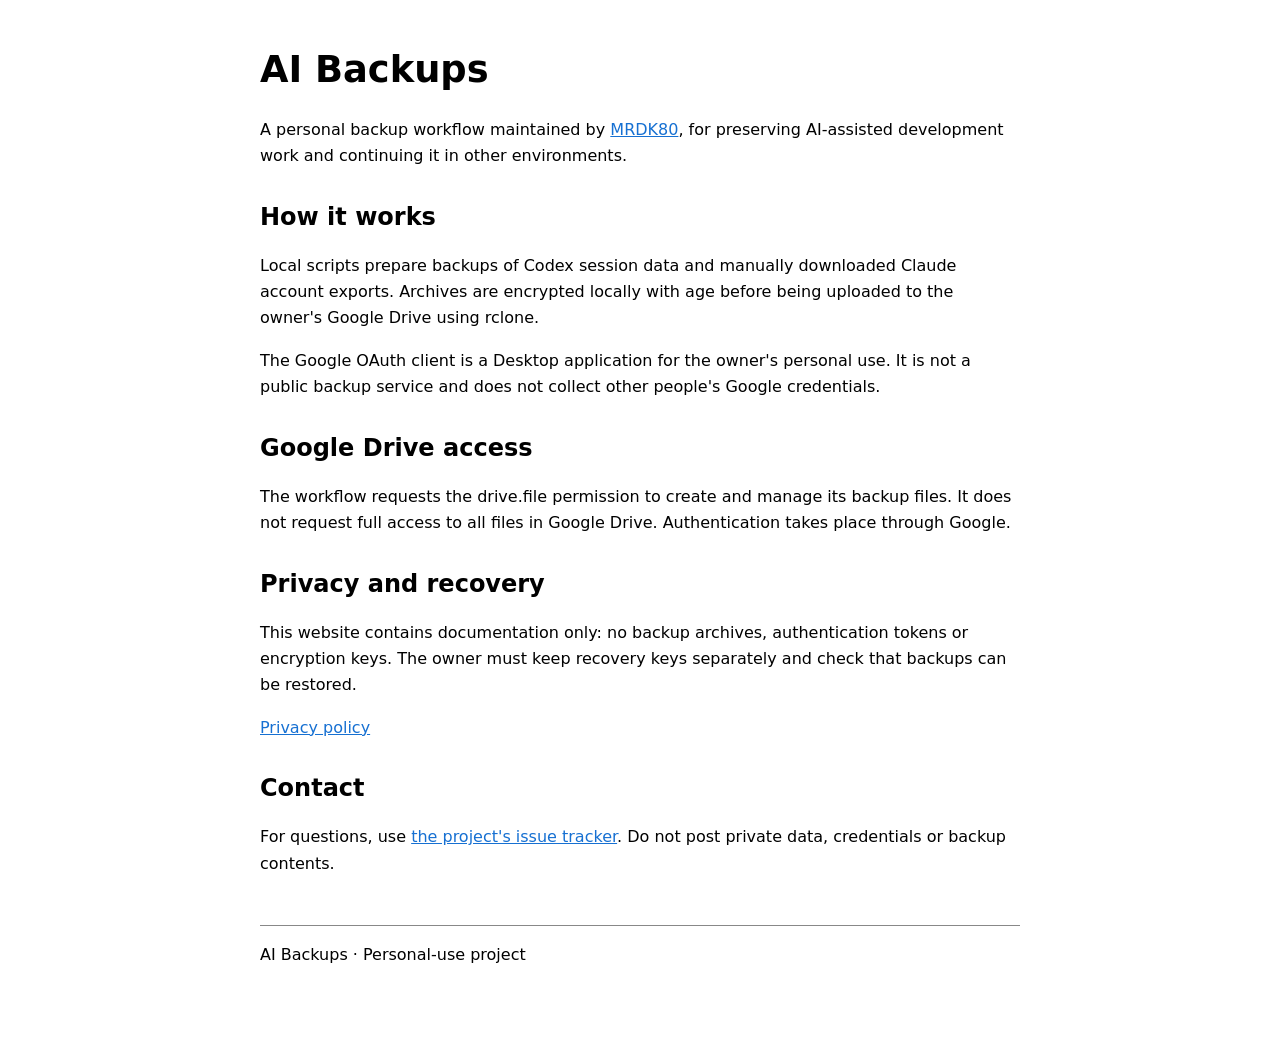
<file: index.html>
<!doctype html>
<html lang="en">
<head>
<meta charset="utf-8">
<meta name="viewport" content="width=device-width, initial-scale=1">
<title>AI Backups</title>
<link rel="stylesheet" href="style.css">
</head>
<body><main>
<h1>AI Backups</h1>
<p>A personal backup workflow maintained by <a href="https://github.com/MRDK80">MRDK80</a>, for preserving AI-assisted development work and continuing it in other environments.</p>
<h2>How it works</h2>
<p>Local scripts prepare backups of Codex session data and manually downloaded Claude account exports. Archives are encrypted locally with age before being uploaded to the owner's Google Drive using rclone.</p>
<p>The Google OAuth client is a Desktop application for the owner's personal use. It is not a public backup service and does not collect other people's Google credentials.</p>
<h2>Google Drive access</h2>
<p>The workflow requests the drive.file permission to create and manage its backup files. It does not request full access to all files in Google Drive. Authentication takes place through Google.</p>
<h2>Privacy and recovery</h2>
<p>This website contains documentation only: no backup archives, authentication tokens or encryption keys. The owner must keep recovery keys separately and check that backups can be restored.</p>
<p><a href="privacy.html">Privacy policy</a></p>
<h2>Contact</h2>
<p>For questions, use <a href="https://github.com/MRDK80/ai-backups-site/issues">the project's issue tracker</a>. Do not post private data, credentials or backup contents.</p>
<footer>AI Backups &middot; Personal-use project</footer>
</main></body>
</html>
</file>
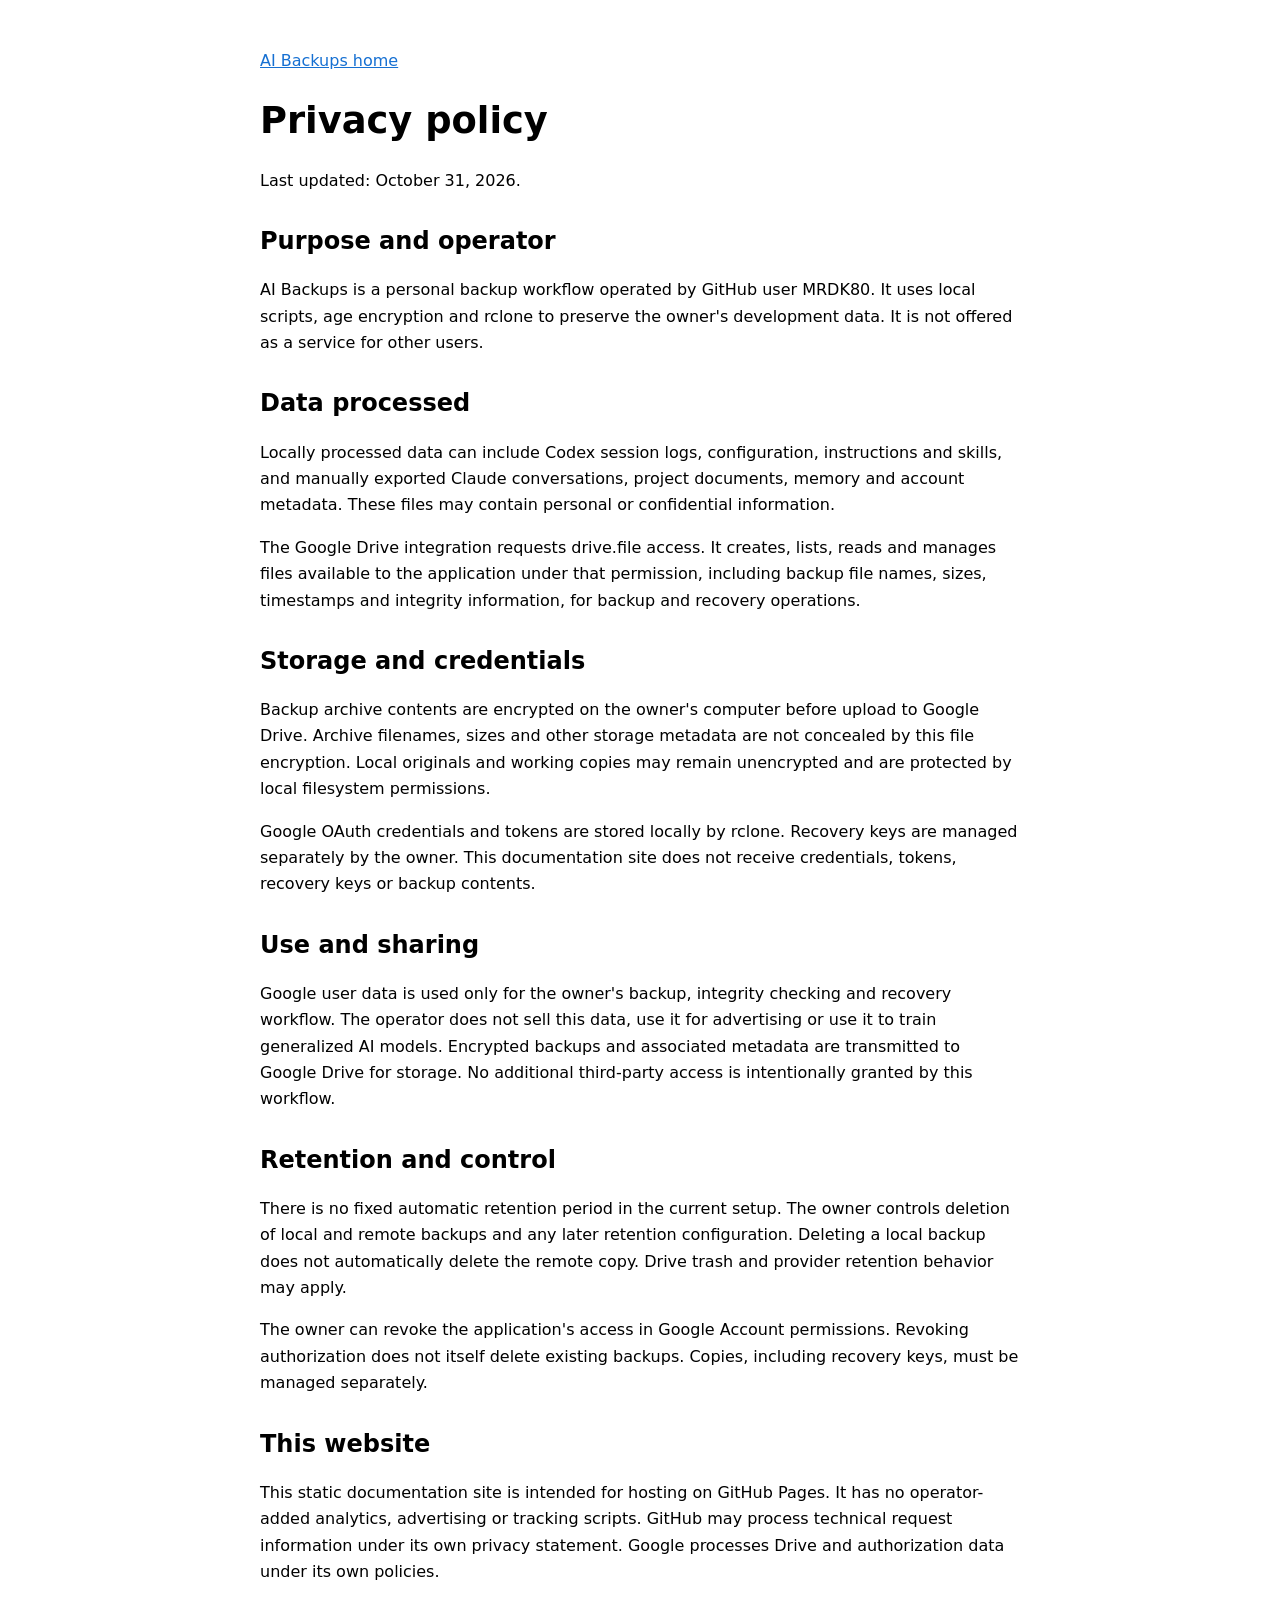
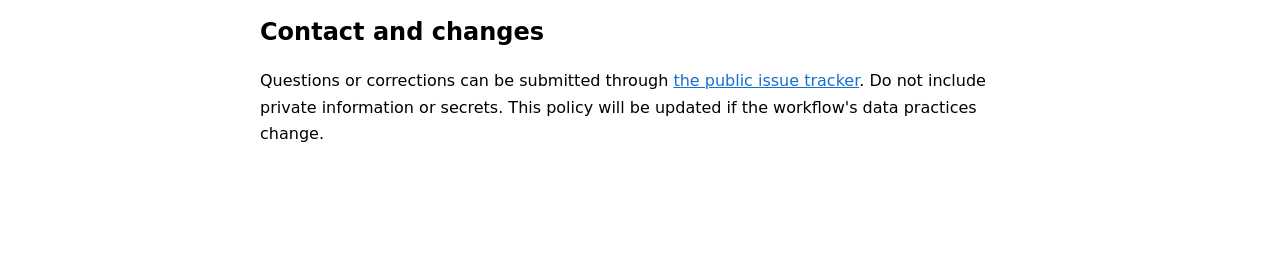
<file: privacy.html>
<!doctype html>
<html lang="en">
<head>
<meta charset="utf-8">
<meta name="viewport" content="width=device-width, initial-scale=1">
<title>Privacy policy - AI Backups</title>
<link rel="stylesheet" href="style.css">
</head>
<body><main>
<p><a href="index.html">AI Backups home</a></p>
<h1>Privacy policy</h1>
<p>Last updated: October 31, 2026.</p>
<h2>Purpose and operator</h2>
<p>AI Backups is a personal backup workflow operated by GitHub user MRDK80. It uses local scripts, age encryption and rclone to preserve the owner's development data. It is not offered as a service for other users.</p>
<h2>Data processed</h2>
<p>Locally processed data can include Codex session logs, configuration, instructions and skills, and manually exported Claude conversations, project documents, memory and account metadata. These files may contain personal or confidential information.</p>
<p>The Google Drive integration requests drive.file access. It creates, lists, reads and manages files available to the application under that permission, including backup file names, sizes, timestamps and integrity information, for backup and recovery operations.</p>
<h2>Storage and credentials</h2>
<p>Backup archive contents are encrypted on the owner's computer before upload to Google Drive. Archive filenames, sizes and other storage metadata are not concealed by this file encryption. Local originals and working copies may remain unencrypted and are protected by local filesystem permissions.</p>
<p>Google OAuth credentials and tokens are stored locally by rclone. Recovery keys are managed separately by the owner. This documentation site does not receive credentials, tokens, recovery keys or backup contents.</p>
<h2>Use and sharing</h2>
<p>Google user data is used only for the owner's backup, integrity checking and recovery workflow. The operator does not sell this data, use it for advertising or use it to train generalized AI models. Encrypted backups and associated metadata are transmitted to Google Drive for storage. No additional third-party access is intentionally granted by this workflow.</p>
<h2>Retention and control</h2>
<p>There is no fixed automatic retention period in the current setup. The owner controls deletion of local and remote backups and any later retention configuration. Deleting a local backup does not automatically delete the remote copy. Drive trash and provider retention behavior may apply.</p>
<p>The owner can revoke the application's access in Google Account permissions. Revoking authorization does not itself delete existing backups. Copies, including recovery keys, must be managed separately.</p>
<h2>This website</h2>
<p>This static documentation site is intended for hosting on GitHub Pages. It has no operator-added analytics, advertising or tracking scripts. GitHub may process technical request information under its own privacy statement. Google processes Drive and authorization data under its own policies.</p>
<h2>Contact and changes</h2>
<p>Questions or corrections can be submitted through <a href="https://github.com/MRDK80/ai-backups-site/issues">the public issue tracker</a>. Do not include private information or secrets. This policy will be updated if the workflow's data practices change.</p>
</main></body>
</html>
</file>
<file: style.css>
:root { color-scheme: light dark; font-family: system-ui, sans-serif; line-height: 1.65; }
body { margin: 0; }
main { max-width: 760px; margin: 3rem auto; padding: 0 1.25rem 3rem; }
h1 { font-size: 2.3rem; line-height: 1.2; }
h2 { margin-top: 2rem; line-height: 1.3; }
a { color: #1670d2; overflow-wrap: anywhere; }
footer { margin-top: 3rem; border-top: 1px solid #888; padding-top: 1rem; }
@media (prefers-color-scheme: dark) { a { color: #8bc5ff; } }
</file>
